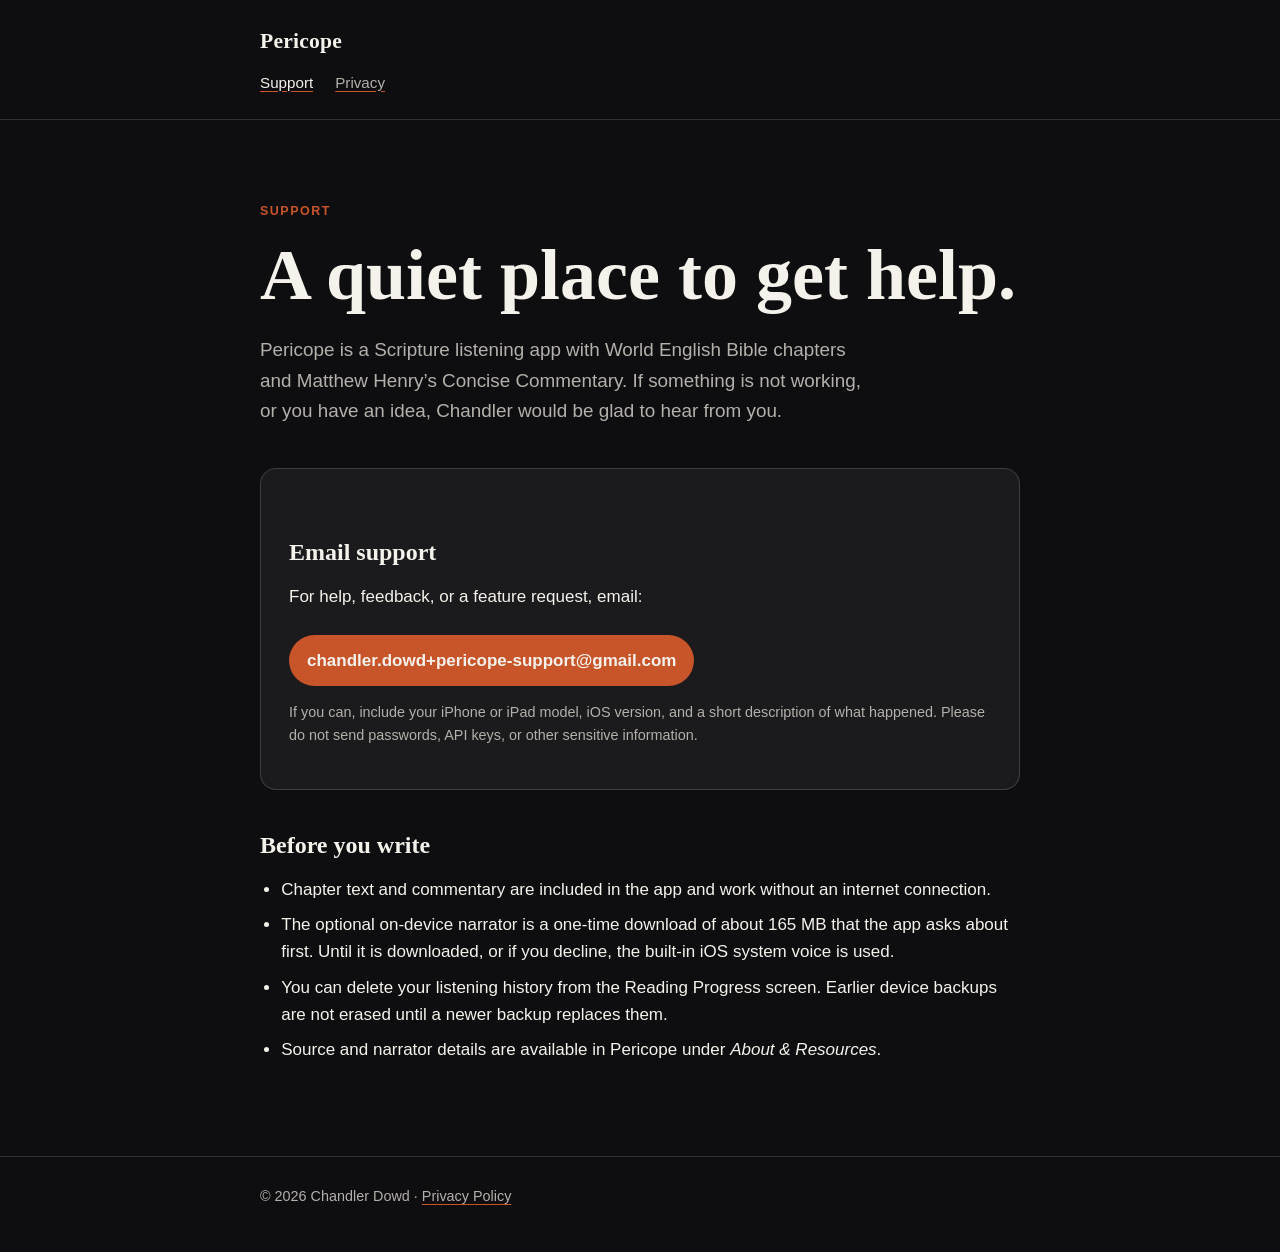
<file: index.html>
<!doctype html>
<html lang="en">
<head>
    <meta charset="utf-8">
    <meta name="viewport" content="width=device-width, initial-scale=1">
    <meta name="description" content="Support and feedback for Pericope.">
    <title>Pericope Support</title>
    <link rel="stylesheet" href="styles.css">
</head>
<body>
    <header>
        <div class="wrap">
            <a class="brand" href="index.html">Pericope</a>
            <nav aria-label="Primary navigation">
                <a href="index.html" aria-current="page">Support</a>
                <a href="privacy.html">Privacy</a>
            </nav>
        </div>
    </header>
    <main class="wrap">
        <p class="eyebrow">Support</p>
        <h1>A quiet place to get help.</h1>
        <p class="lede">Pericope is a Scripture listening app with World English Bible chapters and Matthew Henry’s Concise Commentary. If something is not working, or you have an idea, Chandler would be glad to hear from you.</p>
        <section class="card" aria-labelledby="email-heading">
            <h2 id="email-heading">Email support</h2>
            <p>For help, feedback, or a feature request, email:</p>
            <a class="button" href="mailto:chandler.dowd+pericope-support@gmail.com?subject=Pericope%20Support">chandler.dowd+pericope-support@gmail.com</a>
            <p class="small">If you can, include your iPhone or iPad model, iOS version, and a short description of what happened. Please do not send passwords, API keys, or other sensitive information.</p>
        </section>
        <h2>Before you write</h2>
        <ul>
            <li>Chapter text and commentary are included in the app and work without an internet connection.</li>
            <li>The optional on-device narrator is a one-time download of about 165 MB that the app asks about first. Until it is downloaded, or if you decline, the built-in iOS system voice is used.</li>
            <li>You can delete your listening history from the Reading Progress screen. Earlier device backups are not erased until a newer backup replaces them.</li>
            <li>Source and narrator details are available in Pericope under <em>About &amp; Resources</em>.</li>
        </ul>
    </main>
    <footer>
        <div class="wrap">© 2026 Chandler Dowd · <a href="privacy.html">Privacy Policy</a></div>
    </footer>
</body>
</html>
</file>
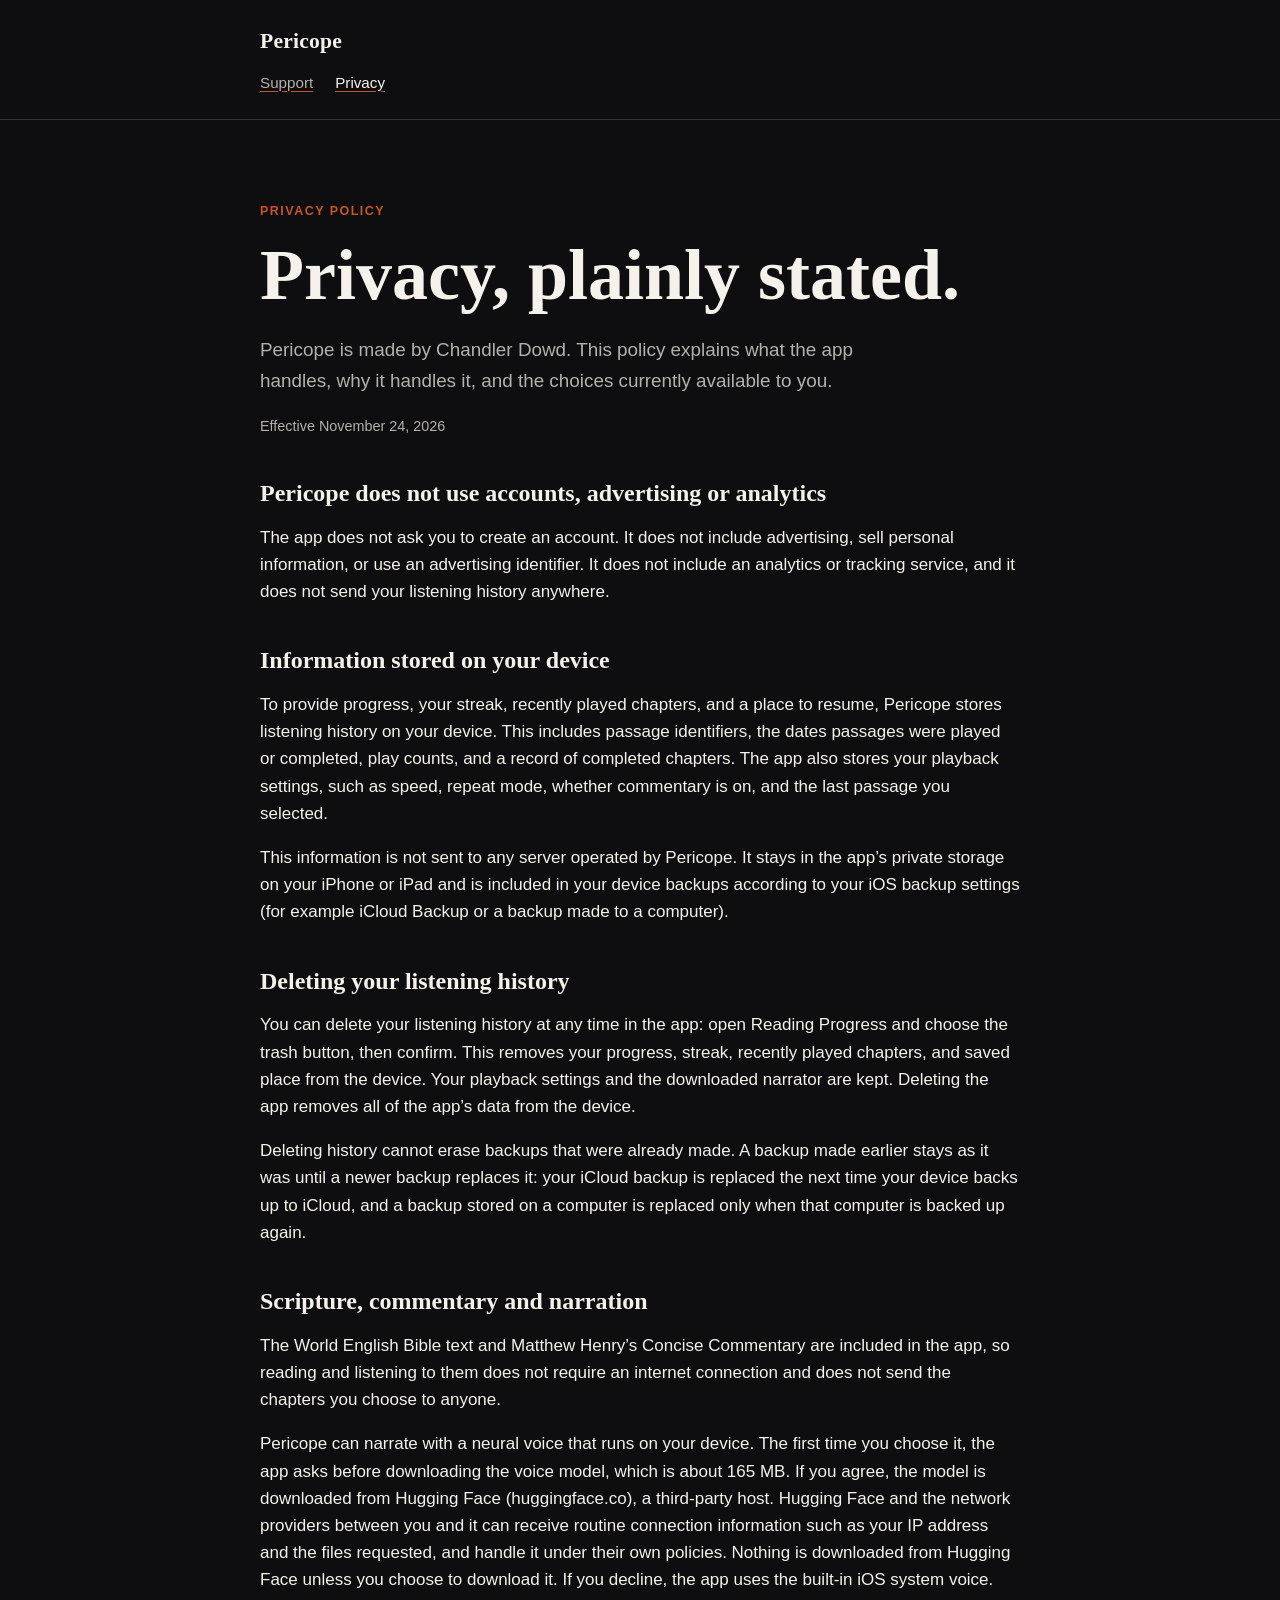
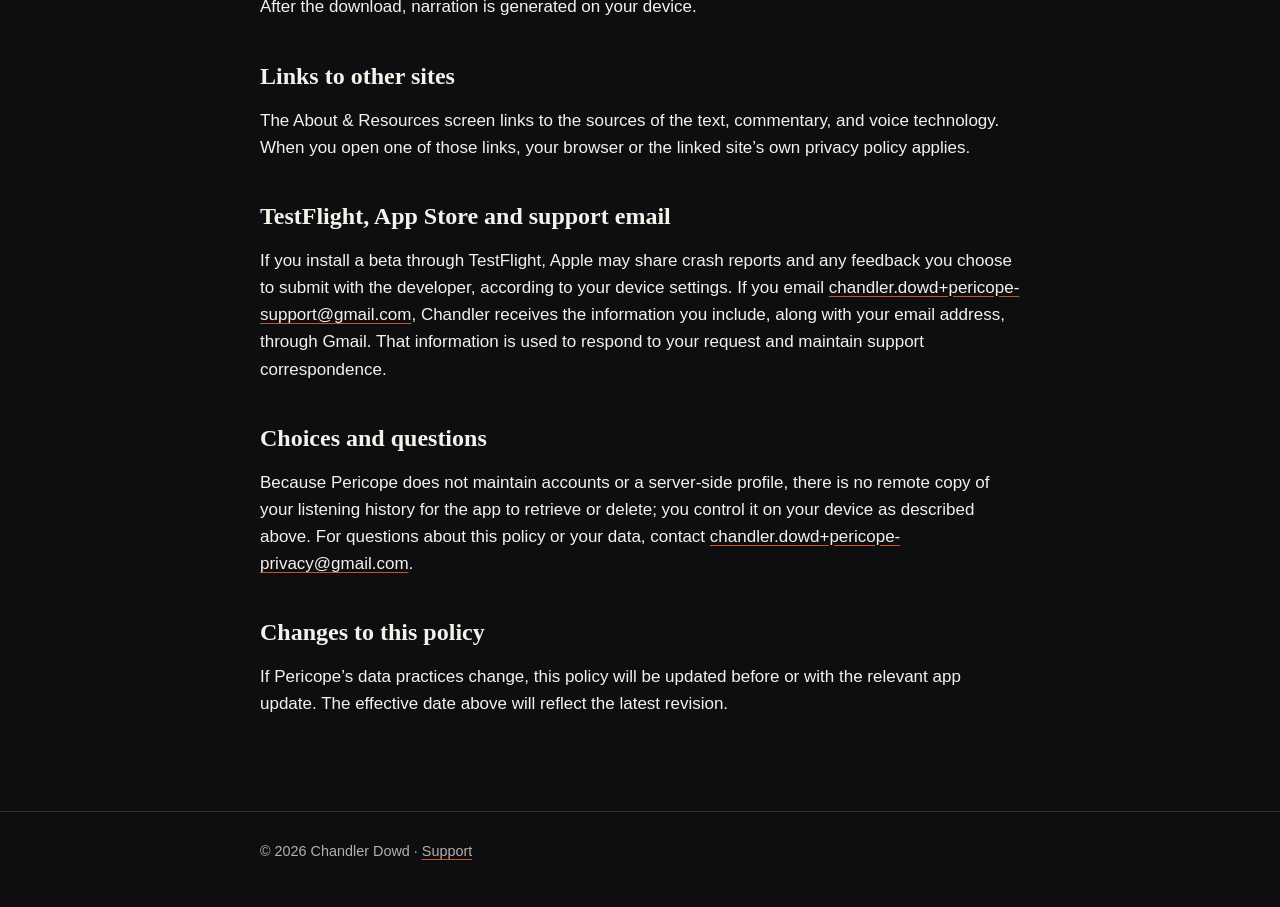
<file: privacy.html>
<!doctype html>
<html lang="en">
<head>
    <meta charset="utf-8">
    <meta name="viewport" content="width=device-width, initial-scale=1">
    <meta name="description" content="Privacy Policy for Pericope.">
    <title>Pericope Privacy Policy</title>
    <link rel="stylesheet" href="styles.css">
</head>
<body>
    <header>
        <div class="wrap">
            <a class="brand" href="index.html">Pericope</a>
            <nav aria-label="Primary navigation">
                <a href="index.html">Support</a>
                <a href="privacy.html" aria-current="page">Privacy</a>
            </nav>
        </div>
    </header>
    <main class="wrap">
        <p class="eyebrow">Privacy Policy</p>
        <h1>Privacy, plainly stated.</h1>
        <p class="lede">Pericope is made by Chandler Dowd. This policy explains what the app handles, why it handles it, and the choices currently available to you.</p>
        <p class="small">Effective November 24, 2026</p>

        <h2>Pericope does not use accounts, advertising or analytics</h2>
        <p>The app does not ask you to create an account. It does not include advertising, sell personal information, or use an advertising identifier. It does not include an analytics or tracking service, and it does not send your listening history anywhere.</p>

        <h2>Information stored on your device</h2>
        <p>To provide progress, your streak, recently played chapters, and a place to resume, Pericope stores listening history on your device. This includes passage identifiers, the dates passages were played or completed, play counts, and a record of completed chapters. The app also stores your playback settings, such as speed, repeat mode, whether commentary is on, and the last passage you selected.</p>
        <p>This information is not sent to any server operated by Pericope. It stays in the app&rsquo;s private storage on your iPhone or iPad and is included in your device backups according to your iOS backup settings (for example iCloud Backup or a backup made to a computer).</p>

        <h2>Deleting your listening history</h2>
        <p>You can delete your listening history at any time in the app: open Reading Progress and choose the trash button, then confirm. This removes your progress, streak, recently played chapters, and saved place from the device. Your playback settings and the downloaded narrator are kept. Deleting the app removes all of the app&rsquo;s data from the device.</p>
        <p>Deleting history cannot erase backups that were already made. A backup made earlier stays as it was until a newer backup replaces it: your iCloud backup is replaced the next time your device backs up to iCloud, and a backup stored on a computer is replaced only when that computer is backed up again.</p>

        <h2>Scripture, commentary and narration</h2>
        <p>The World English Bible text and Matthew Henry&rsquo;s Concise Commentary are included in the app, so reading and listening to them does not require an internet connection and does not send the chapters you choose to anyone.</p>
        <p>Pericope can narrate with a neural voice that runs on your device. The first time you choose it, the app asks before downloading the voice model, which is about 165 MB. If you agree, the model is downloaded from Hugging Face (huggingface.co), a third-party host. Hugging Face and the network providers between you and it can receive routine connection information such as your IP address and the files requested, and handle it under their own policies. Nothing is downloaded from Hugging Face unless you choose to download it. If you decline, the app uses the built-in iOS system voice. After the download, narration is generated on your device.</p>

        <h2>Links to other sites</h2>
        <p>The About &amp; Resources screen links to the sources of the text, commentary, and voice technology. When you open one of those links, your browser or the linked site&rsquo;s own privacy policy applies.</p>

        <h2>TestFlight, App Store and support email</h2>
        <p>If you install a beta through TestFlight, Apple may share crash reports and any feedback you choose to submit with the developer, according to your device settings. If you email <a href="mailto:chandler.dowd+pericope-support@gmail.com">chandler.dowd+pericope-support@gmail.com</a>, Chandler receives the information you include, along with your email address, through Gmail. That information is used to respond to your request and maintain support correspondence.</p>

        <h2>Choices and questions</h2>
        <p>Because Pericope does not maintain accounts or a server-side profile, there is no remote copy of your listening history for the app to retrieve or delete; you control it on your device as described above. For questions about this policy or your data, contact <a href="mailto:chandler.dowd+pericope-privacy@gmail.com?subject=Pericope%20Privacy">chandler.dowd+pericope-privacy@gmail.com</a>.</p>

        <h2>Changes to this policy</h2>
        <p>If Pericope&rsquo;s data practices change, this policy will be updated before or with the relevant app update. The effective date above will reflect the latest revision.</p>
    </main>
    <footer>
        <div class="wrap">© 2026 Chandler Dowd · <a href="index.html">Support</a></div>
    </footer>
</body>
</html>
</file>
<file: styles.css>
:root {
    color-scheme: dark;
    --background: #0e0e10;
    --surface: #1b1a1c;
    --text: #f5f2ec;
    --muted: #b4b0ab;
    --accent: #c8542a;
    --line: rgba(245, 242, 236, 0.16);
}

* { box-sizing: border-box; }

body {
    margin: 0;
    min-width: 320px;
    background: var(--background);
    color: var(--text);
    font-family: -apple-system, BlinkMacSystemFont, "SF Pro Text", "Helvetica Neue", sans-serif;
    font-size: 17px;
    line-height: 1.6;
}

a { color: inherit; text-decoration-color: var(--accent); text-underline-offset: 0.18em; }
a:hover { color: #fff; }

.wrap { width: min(100% - 40px, 760px); margin: 0 auto; }

header {
    border-bottom: 1px solid var(--line);
    padding: 24px 0;
}

.brand {
    color: var(--text);
    font-family: Georgia, "Times New Roman", serif;
    font-size: 1.35rem;
    font-weight: 700;
    letter-spacing: 0.01em;
    text-decoration: none;
}

nav { display: flex; gap: 22px; margin-top: 12px; font-size: 0.95rem; }
nav a { color: var(--muted); }
nav a[aria-current="page"] { color: var(--text); }

main { padding: 70px 0 76px; }

.eyebrow {
    color: var(--accent);
    font-size: 0.78rem;
    font-weight: 700;
    letter-spacing: 0.12em;
    text-transform: uppercase;
}

h1, h2 {
    font-family: Georgia, "Times New Roman", serif;
    line-height: 1.12;
}

h1 { font-size: clamp(2.45rem, 8vw, 4.5rem); margin: 12px 0 20px; }
h2 { font-size: 1.5rem; margin: 42px 0 10px; }

.lede { color: var(--muted); font-size: 1.18rem; max-width: 620px; }

.card {
    margin-top: 42px;
    padding: 28px;
    border: 1px solid var(--line);
    border-radius: 16px;
    background: var(--surface);
}

.button {
    display: inline-block;
    margin-top: 8px;
    padding: 12px 18px;
    border-radius: 999px;
    background: var(--accent);
    color: var(--text);
    font-weight: 700;
    text-decoration: none;
}

ul { padding-left: 1.25em; }
li + li { margin-top: 8px; }

.small, footer { color: var(--muted); font-size: 0.9rem; }
footer { border-top: 1px solid var(--line); padding: 28px 0 44px; }

@media (max-width: 520px) {
    .wrap { width: min(100% - 32px, 760px); }
    main { padding-top: 54px; }
    .card { padding: 22px; }
}
</file>
